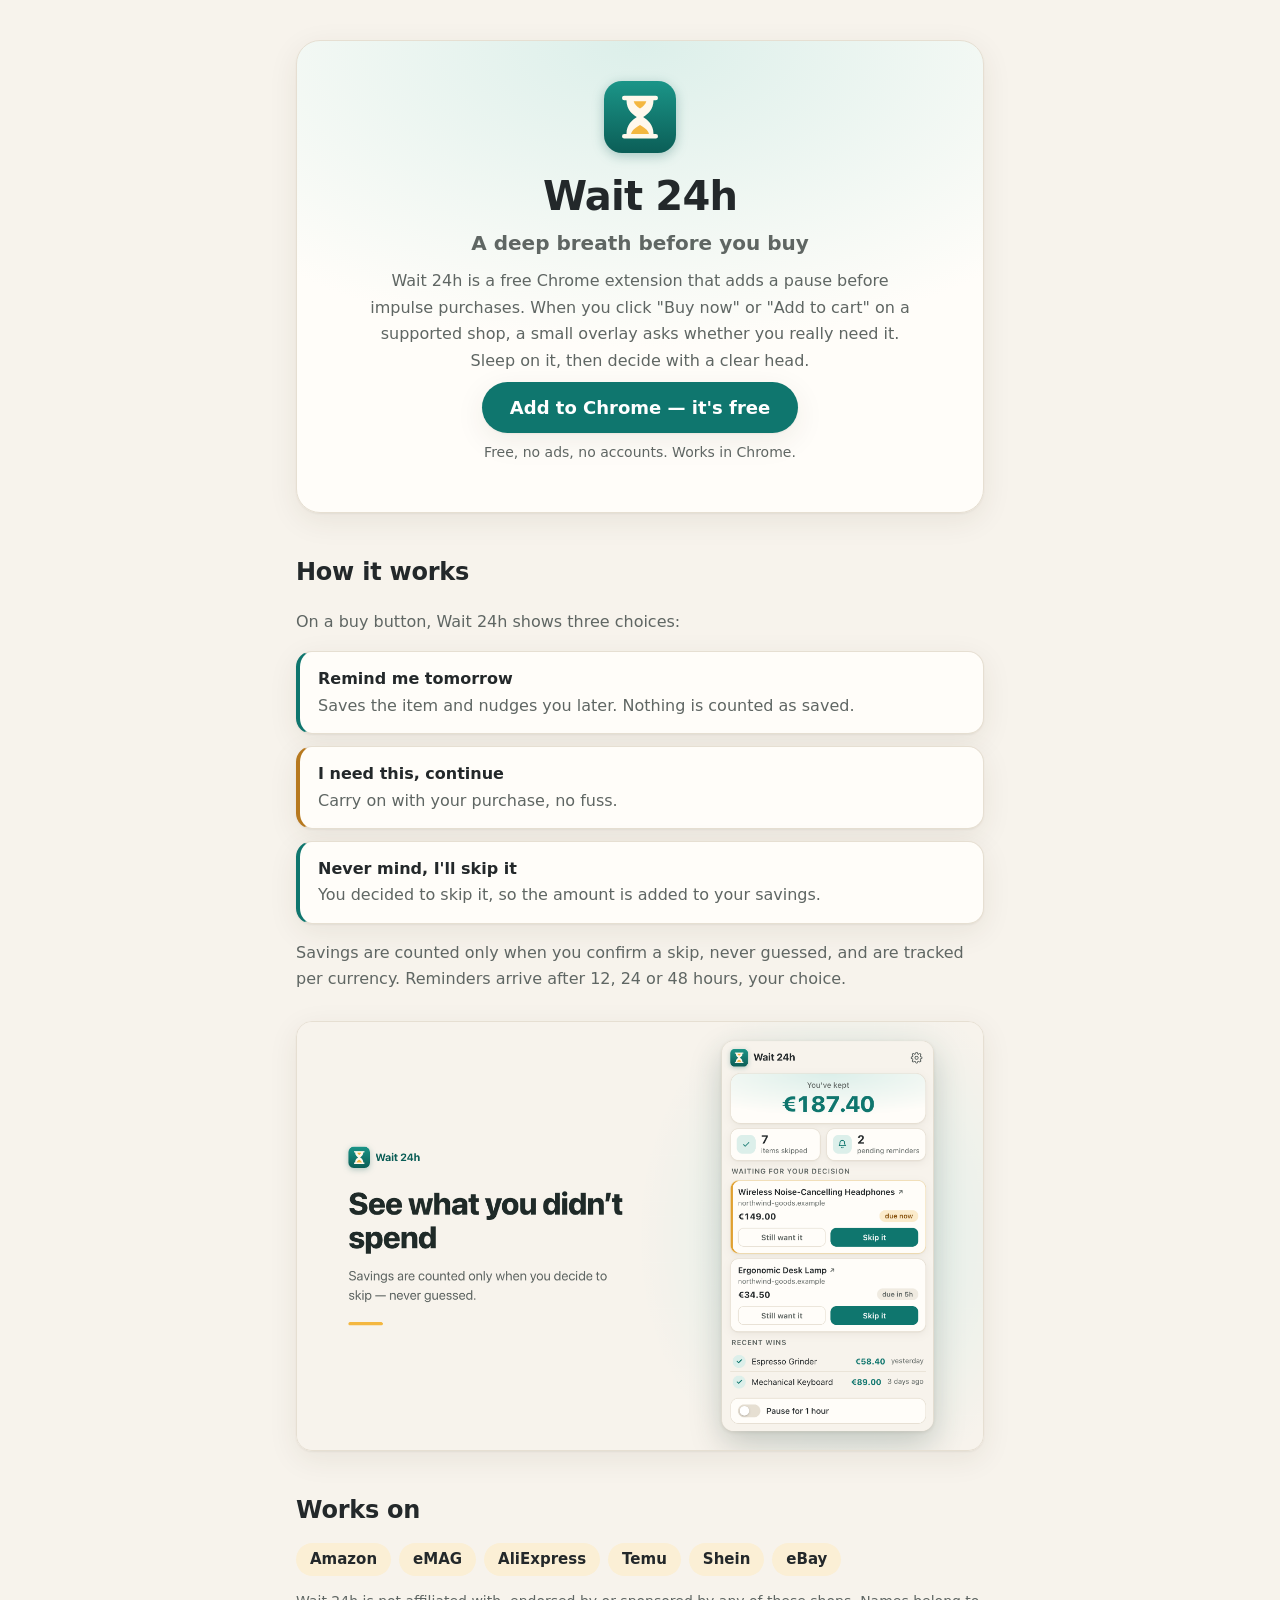
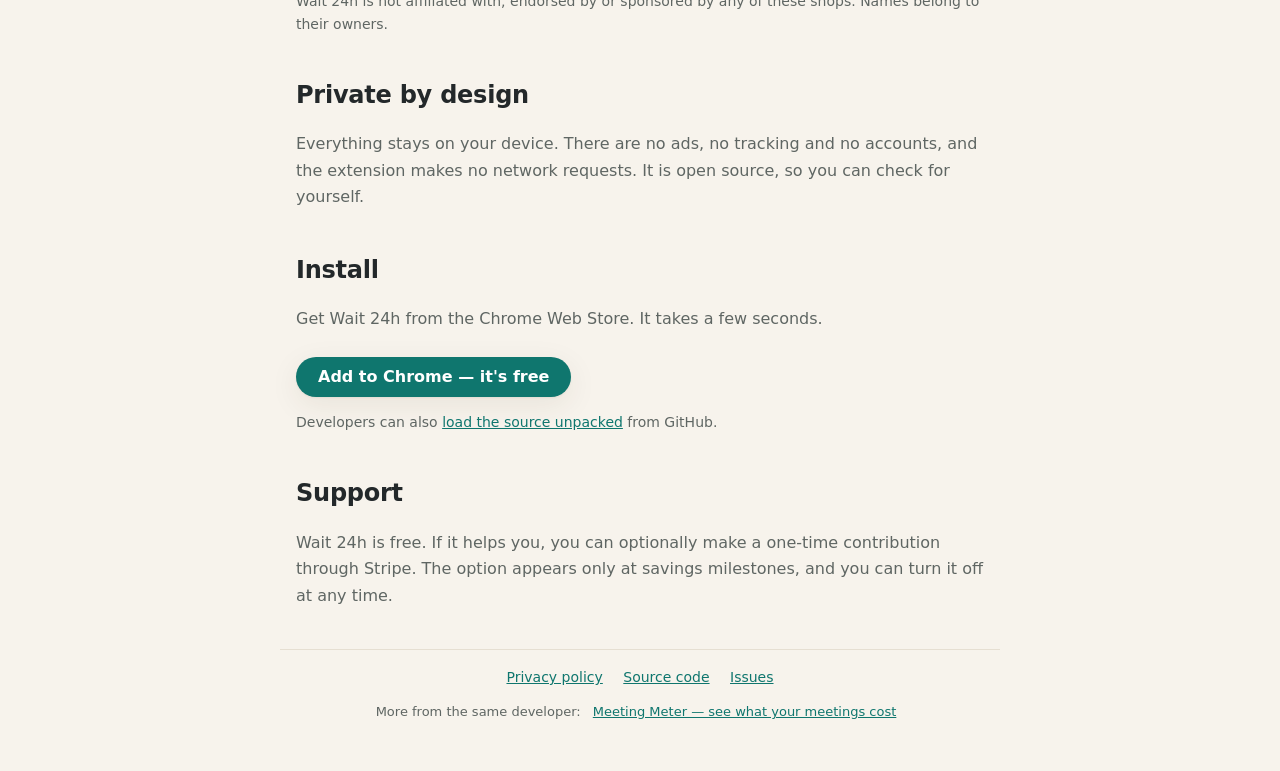
<file: docs/index.html>
<!doctype html>
<html lang="en">
<head>
<meta charset="utf-8">
<meta name="viewport" content="width=device-width, initial-scale=1">
<title>Wait 24h – A deep breath before you buy</title>
<meta name="description" content="Wait 24h is a free Chrome extension that adds a pause before impulse purchases. Be reminded tomorrow, continue, or skip it. Private by design: no ads, no tracking, no accounts.">
<link rel="canonical" href="https://overcrasher.github.io/wait-24h/">
<style>
:root{color-scheme:light dark;--bg:#f7f3ec;--surface:#fffdf9;--line:#e6dfd2;--fg:#23282a;--muted:#5f6663;--accent:#0f766e;--accent-soft:#dcefea;--amber:#b7791f;--amber-soft:#fbefd5;--shadow:0 1px 2px rgba(60,45,20,.06),0 8px 30px rgba(60,45,20,.08)}
@media(prefers-color-scheme:dark){:root{--bg:#141a19;--surface:#1c2423;--line:#2e3b39;--fg:#edf1ee;--muted:#a3b0ac;--accent:#5fd1b8;--accent-soft:#1f3a36;--amber:#f4b740;--amber-soft:#3a3120;--shadow:0 1px 2px rgba(0,0,0,.3),0 8px 30px rgba(0,0,0,.3)}}
*{box-sizing:border-box}body{margin:0;background:var(--bg);color:var(--fg);font:16px/1.65 ui-rounded,"SF Pro Rounded",-apple-system,"Segoe UI Variable","Segoe UI",system-ui,sans-serif;-webkit-font-smoothing:antialiased}
a{color:var(--accent)}a:focus-visible{outline:2px solid var(--accent);outline-offset:2px}
.mark{filter:drop-shadow(0 3px 6px rgba(11,94,87,.3))}
main{max-width:720px;margin:0 auto;padding:40px 16px 24px}
.hero{background:radial-gradient(120% 100% at 50% 0%,var(--accent-soft),var(--surface) 65%);border:1px solid var(--line);border-radius:24px;padding:40px 24px;text-align:center;box-shadow:var(--shadow)}
h1{margin:12px 0 4px;font-size:40px;line-height:1.15;letter-spacing:-.02em}
.tag{margin:0 0 16px;font-size:20px;color:var(--accent);font-weight:600}
.hero p{max-width:540px;margin:8px auto;color:var(--muted)}
.cta{margin:24px 0 0}
.btn{display:inline-block;background:var(--accent);color:#fff;font-weight:700;font-size:18px;line-height:1.3;text-decoration:none;padding:14px 28px;border-radius:999px;box-shadow:var(--shadow)}
.btn:hover{filter:brightness(1.08)}
@media(prefers-color-scheme:dark){.btn{color:#0b1f1c}}
.btn.sm{font-size:16px;padding:10px 22px}
.free{margin:8px 0 0;font-size:14px}
.dev{font-size:14px}
@media(max-width:480px){h1{font-size:32px}.hero{padding:32px 16px}.btn{display:block;padding:14px 16px}}
h2{margin:40px 0 12px;font-size:24px;letter-spacing:-.01em}
p,li{color:var(--muted)}
.steps{list-style:none;margin:0;padding:0;display:grid;gap:12px}
.steps li{background:var(--surface);border:1px solid var(--line);border-radius:16px;padding:14px 18px;box-shadow:var(--shadow)}
.steps strong{display:block;color:var(--fg)}
.steps li:nth-child(1){border-left:4px solid var(--accent)}.steps li:nth-child(2){border-left:4px solid var(--amber)}.steps li:nth-child(3){border-left:4px solid var(--accent)}
.shops{list-style:none;margin:0 0 8px;padding:0;display:flex;flex-wrap:wrap;gap:8px}
.shops li{background:var(--amber-soft);color:var(--fg);border-radius:999px;padding:4px 14px;font-weight:600;font-size:15px}
.small{font-size:14px}
.shot{display:block;margin:28px auto 0;max-width:100%;height:auto;border-radius:16px;border:1px solid var(--line);box-shadow:var(--shadow)}
footer{max-width:720px;margin:0 auto;padding:16px 16px 48px;border-top:1px solid var(--line);font-size:14px;color:var(--muted);text-align:center}
footer a{margin:0 8px;display:inline-block}
footer p{margin:12px 0 0;font-size:13px}
</style>
</head>
<body>
<main>
  <header class="hero">
    <svg class="mark" viewBox="0 0 32 32" width="72" height="72" aria-hidden="true"><defs><linearGradient id="mk" x1="0" y1="0" x2="0" y2="1"><stop offset="0" stop-color="#1b9588"/><stop offset="1" stop-color="#0b5e57"/></linearGradient></defs><rect width="32" height="32" rx="8" fill="url(#mk)"/><path d="M9 6.5h14a1 1 0 0 1 0 2h-1c0 4.2-2.6 6.2-4.6 7.5 2 1.3 4.6 3.3 4.6 7.5h1a1 1 0 0 1 0 2H9a1 1 0 0 1 0-2h1c0-4.2 2.6-6.2 4.6-7.5C12.6 14.7 10 12.7 10 8.5H9a1 1 0 0 1 0-2z" fill="#fff8ec"/><path d="M12 23.5c.5-1.8 2-2.8 4-4 2 1.2 3.5 2.2 4 4z" fill="#f4b740"/><path d="M13.2 9c.4 1.5 1.3 2.3 2.8 3.2 1.500-.9 2.4-1.7 2.8-3.200z" fill="#f4b740"/></svg>
    <h1>Wait 24h</h1>
    <p class="tag">A deep breath before you buy</p>
    <p>Wait 24h is a free Chrome extension that adds a pause before impulse purchases. When you click "Buy now" or "Add to cart" on a supported shop, a small overlay asks whether you really need it. Sleep on it, then decide with a clear head.</p>
    <p class="cta"><a class="btn" href="https://chromewebstore.google.com/detail/wait-24h/pkgdjohoemjkejcbfbkfobbbjcpdabme" target="_blank" rel="noopener">Add to Chrome — it's free</a></p>
    <p class="free small">Free, no ads, no accounts. Works in Chrome.</p>
  </header>

  <section>
    <h2>How it works</h2>
    <p>On a buy button, Wait 24h shows three choices:</p>
    <ol class="steps">
      <li><strong>Remind me tomorrow</strong>Saves the item and nudges you later. Nothing is counted as saved.</li>
      <li><strong>I need this, continue</strong>Carry on with your purchase, no fuss.</li>
      <li><strong>Never mind, I'll skip it</strong>You decided to skip it, so the amount is added to your savings.</li>
    </ol>
    <p>Savings are counted only when you confirm a skip, never guessed, and are tracked per currency. Reminders arrive after 12, 24 or 48 hours, your choice.</p>
    <img class="shot" src="img/popup.png" width="1280" height="800" alt="The Wait 24h popup showing how much money you did not spend" loading="lazy">
  </section>

  <section>
    <h2>Works on</h2>
    <ul class="shops"><li>Amazon</li><li>eMAG</li><li>AliExpress</li><li>Temu</li><li>Shein</li><li>eBay</li></ul>
    <p class="small">Wait 24h is not affiliated with, endorsed by or sponsored by any of these shops. Names belong to their owners.</p>
  </section>

  <section>
    <h2>Private by design</h2>
    <p>Everything stays on your device. There are no ads, no tracking and no accounts, and the extension makes no network requests. It is open source, so you can check for yourself.</p>
  </section>

  <section>
    <h2>Install</h2>
    <p>Get Wait 24h from the Chrome Web Store. It takes a few seconds.</p>
    <p class="cta"><a class="btn sm" href="https://chromewebstore.google.com/detail/wait-24h/pkgdjohoemjkejcbfbkfobbbjcpdabme" target="_blank" rel="noopener">Add to Chrome — it's free</a></p>
    <p class="dev">Developers can also <a href="https://github.com/Overcrasher/wait-24h" rel="noopener">load the source unpacked</a> from GitHub.</p>
  </section>

  <section>
    <h2>Support</h2>
    <p>Wait 24h is free. If it helps you, you can optionally make a one-time contribution through Stripe. The option appears only at savings milestones, and you can turn it off at any time.</p>
  </section>
</main>
<footer>
  <a href="privacy.html">Privacy policy</a>
  <a href="https://github.com/Overcrasher/wait-24h">Source code</a>
  <a href="https://github.com/Overcrasher/wait-24h/issues">Issues</a>
  <p>More from the same developer: <a href="https://chromewebstore.google.com/detail/meeting-meter/ffkniocclnaojfdcoofnjkfnihnpgnlb" target="_blank" rel="noopener">Meeting Meter — see what your meetings cost</a></p>
</footer>
</body>
</html>
</file>
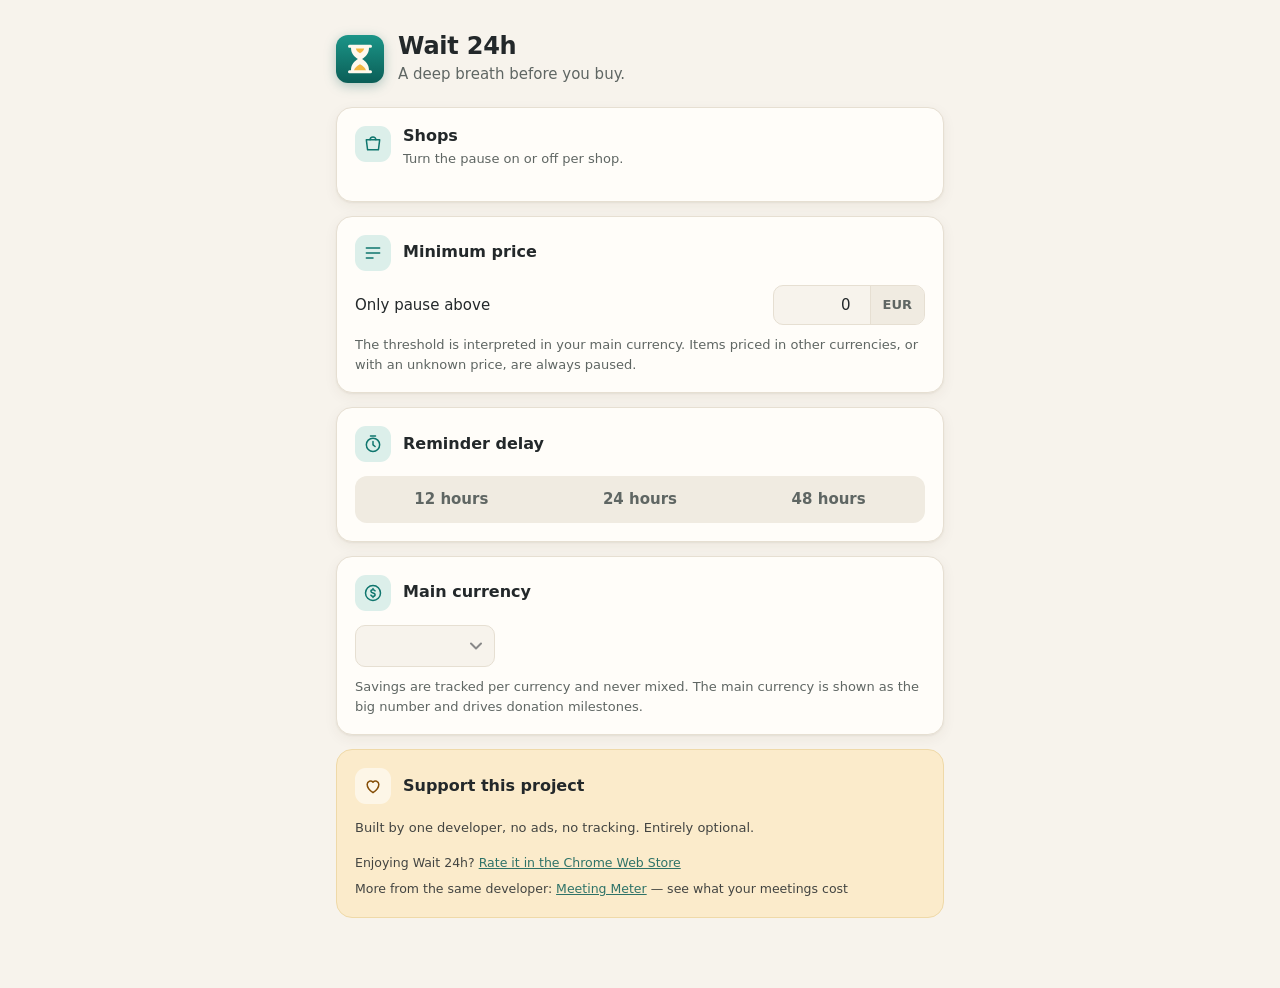
<file: options.html>
<!doctype html>
<html lang="en">
<head>
  <meta charset="utf-8">
  <meta name="viewport" content="width=device-width, initial-scale=1">
  <title>Wait 24h options</title>
  <link rel="stylesheet" href="options.css">
</head>
<body>
  <main>
    <header class="page-head">
      <svg class="mark" viewBox="0 0 32 32" width="48" height="48" aria-hidden="true">
        <defs><linearGradient id="mk" x1="0" y1="0" x2="0" y2="1"><stop offset="0" stop-color="#1b9588"/><stop offset="1" stop-color="#0b5e57"/></linearGradient></defs>
        <rect width="32" height="32" rx="8" fill="url(#mk)"/>
        <path d="M9 6.5h14a1 1 0 0 1 0 2h-1c0 4.2-2.6 6.2-4.6 7.5 2 1.3 4.6 3.3 4.6 7.5h1a1 1 0 0 1 0 2H9a1 1 0 0 1 0-2h1c0-4.2 2.6-6.2 4.6-7.5C12.6 14.7 10 12.700 10 8.5H9a1 1 0 0 1 0-2z" fill="#fff8ec"/>
        <path d="M12 23.500c.5-1.800 2-2.800 4-4 2 1.200 3.500 2.200 4 4z" fill="#f4b740"/>
        <path d="M13.200 9c.4 1.500 1.300 2.300 2.800 3.200 1.500-.9 2.400-1.700 2.800-3.200z" fill="#f4b740"/>
      </svg>
      <div>
        <h1>Wait 24h</h1>
        <p class="tagline">A deep breath before you buy.</p>
      </div>
      <span id="saved" class="saved" role="status" aria-live="polite">Saved ✓</span>
    </header>

    <section>
      <div class="sec-head">
        <svg class="ico" viewBox="0 0 24 24" aria-hidden="true"><path d="M4 7h16l-1.500 12h-13L4 7z"/><path d="M8.500 7a3.500 3.500 0 0 1 7 0"/></svg>
        <div><h2>Shops</h2><p class="hint">Turn the pause on or off per shop.</p></div>
      </div>
      <div id="sites" class="sites"></div>
    </section>

    <section>
      <div class="sec-head">
        <svg class="ico" viewBox="0 0 24 24" aria-hidden="true"><path d="M4 12h16M4 6h16M4 18h8"/></svg>
        <div><h2>Minimum price</h2></div>
      </div>
      <label class="field" for="minPrice">Only pause above
        <span class="suffix-input"><input id="minPrice" type="number" min="0" step="1" value="0"><span id="minCur" class="suffix">EUR</span></span>
      </label>
      <p class="hint">The threshold is interpreted in your main currency. Items priced in other currencies, or with an unknown price, are always paused.</p>
    </section>

    <section>
      <div class="sec-head">
        <svg class="ico" viewBox="0 0 24 24" aria-hidden="true"><circle cx="12" cy="13" r="8"/><path d="M12 9v4l2.500 2M9 2.500h6"/></svg>
        <div><h2>Reminder delay</h2></div>
      </div>
      <div class="segmented" role="radiogroup" aria-label="Reminder delay">
        <label><input type="radio" name="delay" value="12"><span>12 hours</span></label>
        <label><input type="radio" name="delay" value="24"><span>24 hours</span></label>
        <label><input type="radio" name="delay" value="48"><span>48 hours</span></label>
      </div>
    </section>

    <section>
      <div class="sec-head">
        <svg class="ico" viewBox="0 0 24 24" aria-hidden="true"><circle cx="12" cy="12" r="9"/><path d="M14.500 9.500c-.5-1-1.500-1.500-2.500-1.500-1.500 0-2.500.8-2.500 2s1 1.700 2.500 2 2.500.8 2.500 2-1 2-2.500 2c-1 0-2-.5-2.500-1.500M12 6.500V8M12 16v1.500"/></svg>
        <div><h2>Main currency</h2></div>
      </div>
      <select id="mainCurrency" aria-label="Main currency"></select>
      <p class="hint">Savings are tracked per currency and never mixed. The main currency is shown as the big number and drives donation milestones.</p>
    </section>

    <section class="support">
      <div class="sec-head">
        <svg class="ico" viewBox="0 0 24 24" aria-hidden="true"><path d="M12 20s-7-4.300-7-10a4 4 0 0 1 7-2.500A4 4 0 0 1 19 10c0 5.700-7 10-7 10z"/></svg>
        <div><h2>Support this project</h2></div>
      </div>
      <p id="thanks" class="hint thanks" hidden>Thank you for supporting Wait 24h ❤</p>
      <p class="hint">Built by one developer, no ads, no tracking. Entirely optional.</p>
      <div id="donate" class="donate-row"></div>
      <p id="donate-note" class="hint"></p>
      <p class="hint more">Enjoying Wait 24h? <a id="rate-link" href="https://chromewebstore.google.com/detail/wait-24h/pkgdjohoemjkejcbfbkfobbbjcpdabme/reviews">Rate it in the Chrome Web Store</a></p>
      <p class="hint more">More from the same developer: <a id="other-link" href="https://chromewebstore.google.com/detail/meeting-meter/ffkniocclnaojfdcoofnjkfnihnpgnlb">Meeting Meter</a> — see what your meetings cost</p>
    </section>
  </main>
  <script src="lib/donation.js"></script>
  <script src="lib/growth.js"></script>
  <script type="module" src="options.js"></script>
</body>
</html>
</file>
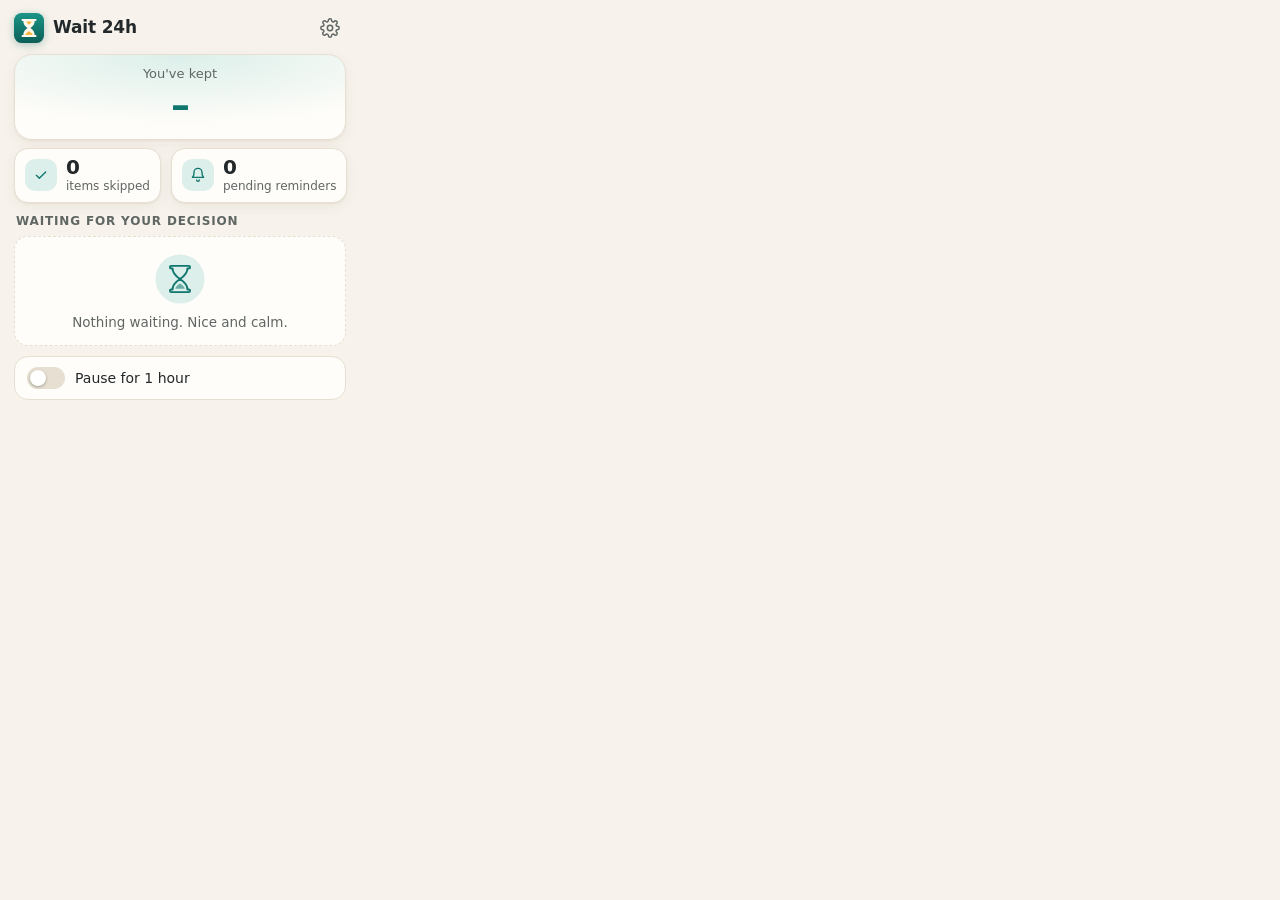
<file: popup.html>
<!doctype html>
<html lang="en">
<head>
  <meta charset="utf-8">
  <meta name="viewport" content="width=device-width, initial-scale=1">
  <title>Wait 24h</title>
  <link rel="stylesheet" href="popup.css">
</head>
<body>
  <header class="top">
    <svg class="mark" viewBox="0 0 32 32" width="30" height="30" aria-hidden="true">
      <defs><linearGradient id="mk" x1="0" y1="0" x2="0" y2="1"><stop offset="0" stop-color="#1b9588"/><stop offset="1" stop-color="#0b5e57"/></linearGradient></defs>
      <rect width="32" height="32" rx="8" fill="url(#mk)"/>
      <path d="M9 6.5h14a1 1 0 0 1 0 2h-1c0 4.2-2.6 6.2-4.6 7.5 2 1.300 4.600 3.300 4.600 7.500h1a1 1 0 0 1 0 2H9a1 1 0 0 1 0-2h1c0-4.200 2.600-6.200 4.600-7.500C12.600 14.700 10 12.700 10 8.500H9a1 1 0 0 1 0-2z" fill="#fff8ec"/>
      <path d="M12 23.500c.5-1.800 2-2.800 4-4 2 1.200 3.500 2.200 4 4z" fill="#f4b740"/>
      <path d="M13.200 9c.4 1.500 1.300 2.300 2.800 3.200 1.500-.9 2.400-1.700 2.800-3.200z" fill="#f4b740"/>
    </svg>
    <h1>Wait 24h</h1>
    <span id="supporter" class="badge" hidden>Supporter ❤</span>
    <a id="optionsLink" class="gear" href="options.html" target="_blank" aria-label="Options" title="Options">
      <svg viewBox="0 0 24 24" width="20" height="20" fill="none" stroke="currentColor" stroke-width="1.8" stroke-linecap="round" stroke-linejoin="round" aria-hidden="true"><circle cx="12" cy="12" r="3.2"/><path d="M19.400 15a1.700 1.700 0 0 0 .3 1.900l.1.100a2 2 0 1 1-2.800 2.800l-.1-.1a1.700 1.700 0 0 0-1.900-.3 1.700 1.700 0 0 0-1 1.500V21a2 2 0 1 1-4 0v-.1a1.700 1.700 0 0 0-1.100-1.500 1.700 1.700 0 0 0-1.900.3l-.1.1a2 2 0 1 1-2.800-2.800l.1-.1a1.700 1.700 0 0 0 .3-1.900 1.700 1.700 0 0 0-1.500-1H3a2 2 0 1 1 0-4h.1a1.700 1.700 0 0 0 1.500-1.100 1.700 1.700 0 0 0-.3-1.900l-.1-.1a2 2 0 1 1 2.800-2.800l.1.100a1.700 1.700 0 0 0 1.900.3H9a1.700 1.700 0 0 0 1-1.500V3a2 2 0 1 1 4 0v.1a1.700 1.700 0 0 0 1 1.500 1.700 1.700 0 0 0 1.900-.3l.1-.1a2 2 0 1 1 2.800 2.800l-.1.100a1.700 1.700 0 0 0-.3 1.900V9a1.700 1.700 0 0 0 1.500 1H21a2 2 0 1 1 0 4h-.1a1.700 1.700 0 0 0-1.500 1z"/></svg>
    </a>
  </header>

  <section id="banner" class="banner" hidden>
    <button id="banner-close" class="x" type="button" aria-label="Dismiss">×</button>
    <div class="banner-head">
      <svg class="cup" viewBox="0 0 24 24" width="22" height="22" fill="none" stroke="currentColor" stroke-width="1.8" stroke-linecap="round" stroke-linejoin="round" aria-hidden="true"><path d="M5 9h12v5a5 5 0 0 1-5 5h-2a5 5 0 0 1-5-5V9z"/><path d="M17 10h1.500a2.500 2.500 0 0 1 0 5H17"/><path d="M9 3v2M13 3v2"/></svg>
      <p id="banner-text"></p>
    </div>
    <div id="banner-buttons" class="donate-row"></div>
    <p id="banner-note" class="note"></p>
    <a id="banner-never" href="#" class="small-link">Don't ask again</a>
  </section>

  <section id="rating" class="rating" hidden>
    <p id="rating-text">Enjoying Wait 24h? A quick rating helps other people find it.</p>
    <div class="rating-row">
      <button id="rating-rate" class="rate" type="button">Rate it ★</button>
      <button id="rating-no" type="button">No thanks</button>
    </div>
  </section>

  <section class="hero">
    <div class="label">You've kept</div>
    <div id="total" class="big">–</div>
    <div id="others" class="others"></div>
    <button id="share" class="share" type="button" hidden>Share</button>
  </section>

  <section class="stats">
    <div class="tile">
      <svg viewBox="0 0 24 24" width="18" height="18" fill="none" stroke="currentColor" stroke-width="2" stroke-linecap="round" stroke-linejoin="round" aria-hidden="true"><path d="M5 12.500l4.500 4.500L19 7.500"/></svg>
      <strong id="skipped">0</strong><span>items skipped</span>
    </div>
    <div class="tile">
      <svg viewBox="0 0 24 24" width="18" height="18" fill="none" stroke="currentColor" stroke-width="2" stroke-linecap="round" stroke-linejoin="round" aria-hidden="true"><path d="M6 8a6 6 0 1 1 12 0c0 6 2.500 7.500 2.500 7.500h-17S6 14 6 8z"/><path d="M10 19.500a2 2 0 0 0 4 0"/></svg>
      <strong id="pendingCount">0</strong><span>pending reminders</span>
    </div>
  </section>

  <section id="pendingSection">
    <h2>Waiting for your decision</h2>
    <ul id="pendingList" class="pending"></ul>
    <div id="pendingEmpty" class="empty">
      <svg viewBox="0 0 64 64" width="56" height="56" aria-hidden="true">
        <circle cx="32" cy="32" r="28" fill="var(--accent-soft)"/>
        <path d="M22 17h20a1.500 1.500 0 0 1 0 3h-1.500c0 6-4 9-8.500 12 4.500 3 8.500 6 8.500 12H42a1.500 1.500 0 0 1 0 3H22a1.500 1.500 0 0 1 0-3h1.500c0-6 4-9 8.500-12-4.500-3-8.500-6-8.500-12H22a1.500 1.500 0 0 1 0-3z" fill="none" stroke="var(--accent)" stroke-width="2.200" stroke-linejoin="round"/>
        <path d="M26.500 43c1-3 3-4.500 5.500-6 2.500 1.500 4.500 3 5.500 6z" fill="var(--accent)" opacity=".55"/>
      </svg>
      <p>Nothing waiting. Nice and calm.</p>
    </div>
  </section>

  <section id="recentSection" hidden>
    <h2>Recent wins</h2>
    <ul id="recentList" class="recent"></ul>
  </section>

  <section class="pause">
    <label class="switch">
      <input id="pause" type="checkbox" role="switch">
      <span class="track" aria-hidden="true"></span>
      <span class="switch-text">Pause for 1 hour</span>
    </label>
    <span id="pauseLeft" class="note" aria-live="polite"></span>
  </section>

  <script src="lib/donation.js"></script>
  <script src="lib/growth.js"></script>
  <script type="module" src="popup.js"></script>
</body>
</html>
</file>
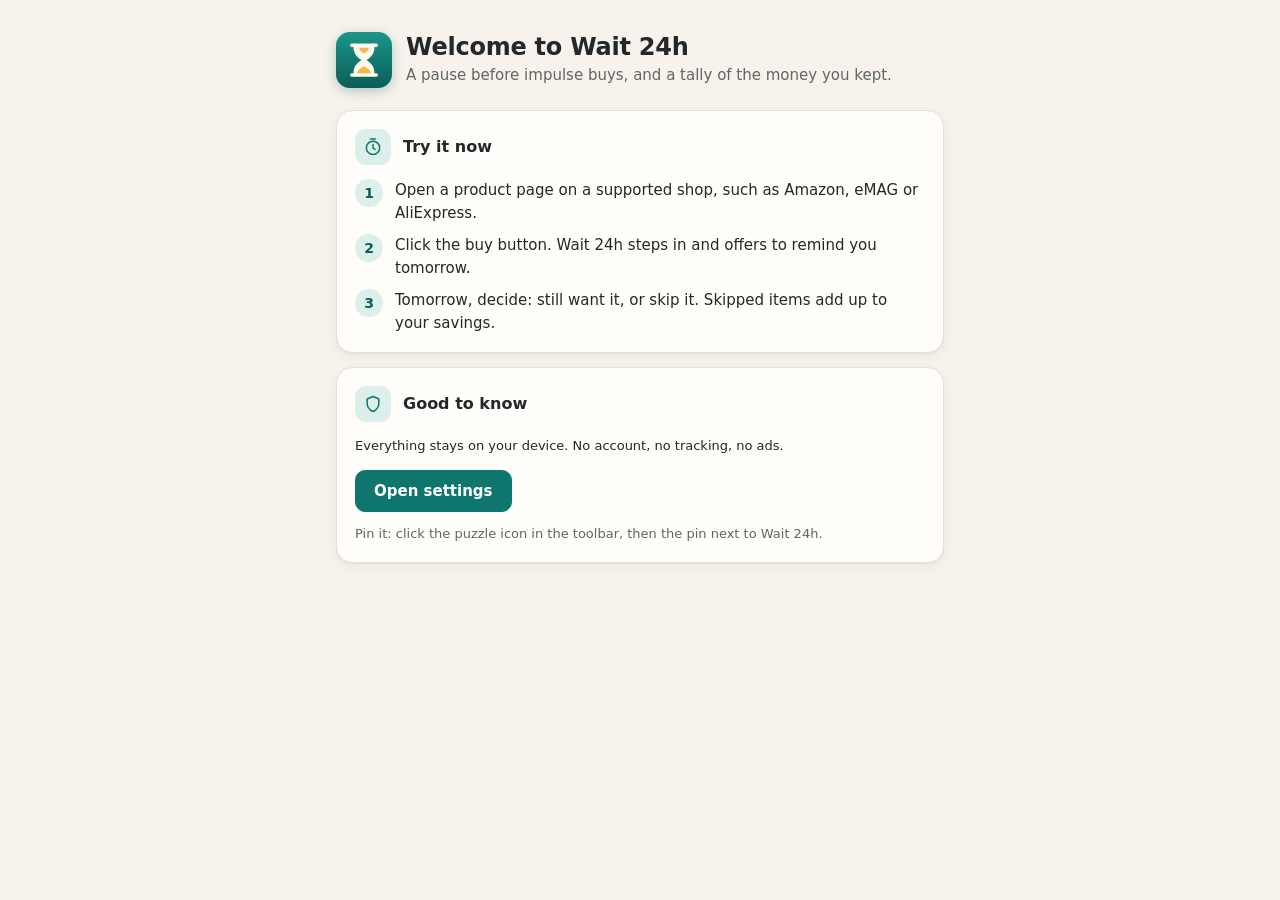
<file: welcome.html>
<!doctype html>
<html lang="en">
<head>
  <meta charset="utf-8">
  <meta name="viewport" content="width=device-width, initial-scale=1">
  <title>Welcome to Wait 24h</title>
  <link rel="stylesheet" href="options.css">
  <link rel="stylesheet" href="welcome.css">
</head>
<body>
  <main>
    <header class="page-head">
      <svg class="mark" viewBox="0 0 32 32" width="56" height="56" aria-hidden="true">
        <defs><linearGradient id="mk" x1="0" y1="0" x2="0" y2="1"><stop offset="0" stop-color="#1b9588"/><stop offset="1" stop-color="#0b5e57"/></linearGradient></defs>
        <rect width="32" height="32" rx="8" fill="url(#mk)"/>
        <path d="M9 6.5h14a1 1 0 0 1 0 2h-1c0 4.2-2.6 6.2-4.6 7.5 2 1.3 4.6 3.3 4.6 7.5h1a1 1 0 0 1 0 2H9a1 1 0 0 1 0-2h1c0-4.2 2.6-6.2 4.6-7.5C12.6 14.7 10 12.700 10 8.5H9a1 1 0 0 1 0-2z" fill="#fff8ec"/>
        <path d="M12 23.500c.5-1.800 2-2.800 4-4 2 1.200 3.500 2.200 4 4z" fill="#f4b740"/>
        <path d="M13.200 9c.4 1.500 1.300 2.300 2.800 3.200 1.500-.9 2.400-1.700 2.800-3.200z" fill="#f4b740"/>
      </svg>
      <div>
        <h1>Welcome to Wait 24h</h1>
        <p class="tagline">A pause before impulse buys, and a tally of the money you kept.</p>
      </div>
    </header>

    <section>
      <div class="sec-head">
        <svg class="ico" viewBox="0 0 24 24" aria-hidden="true"><circle cx="12" cy="13" r="8"/><path d="M12 9v4l2.500 2M9 2.500h6"/></svg>
        <div><h2>Try it now</h2></div>
      </div>
      <ol class="steps">
        <li><span class="n" aria-hidden="true">1</span><span>Open a product page on a supported shop, such as Amazon, eMAG or AliExpress.</span></li>
        <li><span class="n" aria-hidden="true">2</span><span>Click the buy button. Wait 24h steps in and offers to remind you tomorrow.</span></li>
        <li><span class="n" aria-hidden="true">3</span><span>Tomorrow, decide: still want it, or skip it. Skipped items add up to your savings.</span></li>
      </ol>
    </section>

    <section>
      <div class="sec-head">
        <svg class="ico" viewBox="0 0 24 24" aria-hidden="true"><path d="M12 3l7 3v5c0 4.500-3 8-7 10-4-2-7-5.500-7-10V6l7-3z"/></svg>
        <div><h2>Good to know</h2></div>
      </div>
      <p class="hint know">Everything stays on your device. No account, no tracking, no ads.</p>
      <div class="actions">
        <button id="open-settings" class="cta" type="button">Open settings</button>
      </div>
      <p class="hint pin">Pin it: click the puzzle icon in the toolbar, then the pin next to Wait 24h.</p>
    </section>
  </main>
  <script src="welcome.js"></script>
</body>
</html>
</file>
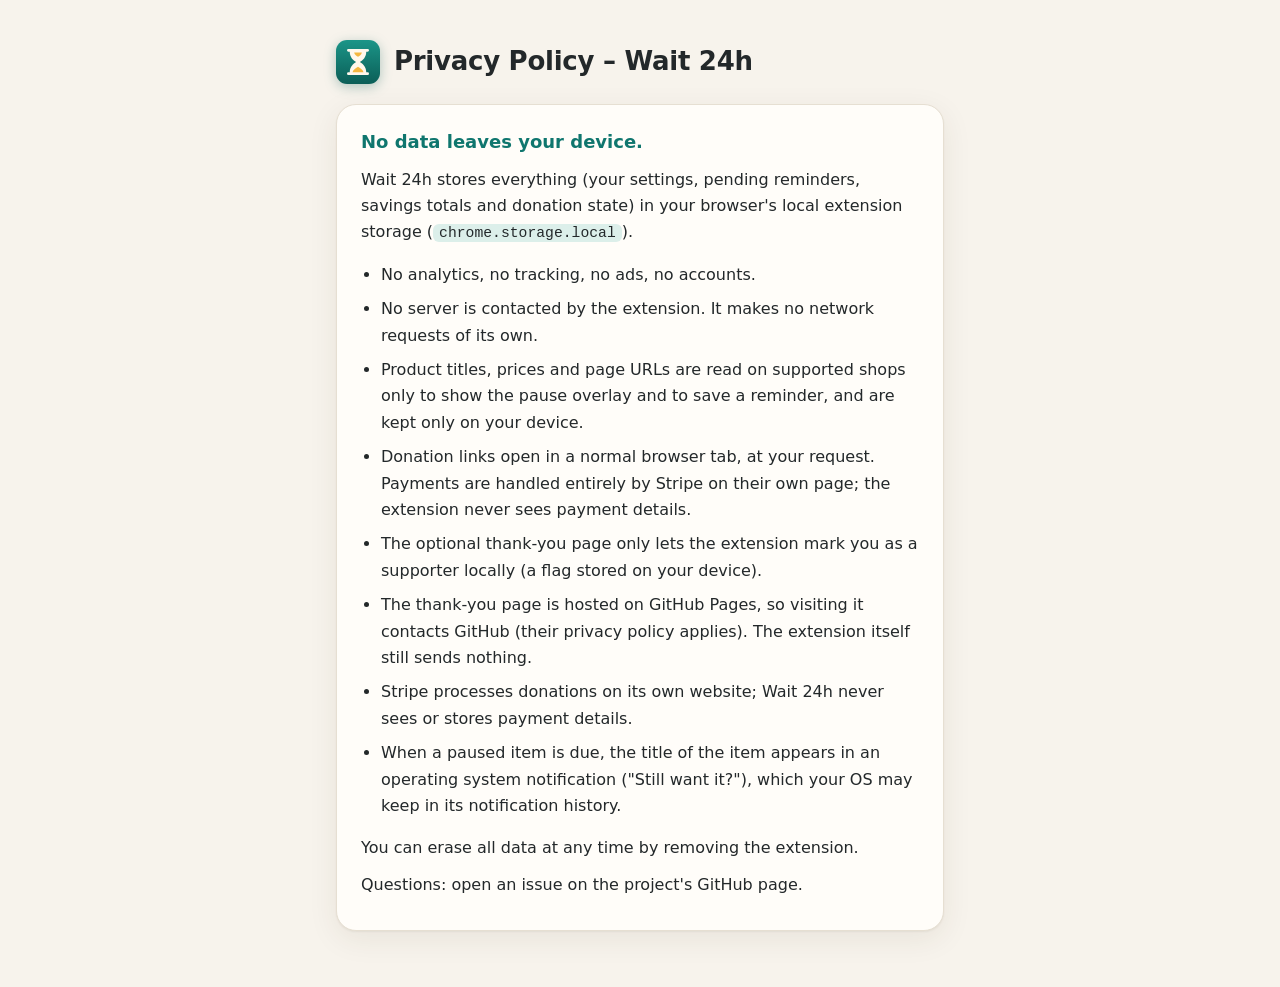
<file: docs/privacy.html>
<!doctype html>
<html lang="en"><head><meta charset="utf-8"><meta name="viewport" content="width=device-width, initial-scale=1"><title>Wait 24h – Privacy</title><style>
:root{color-scheme:light dark;--bg:#f7f3ec;--surface:#fffdf9;--line:#e6dfd2;--fg:#23282a;--muted:#5f6663;--accent:#0f766e;--accent-soft:#dcefea;--shadow:0 1px 2px rgba(60,45,20,.06),0 8px 30px rgba(60,45,20,.08)}
@media(prefers-color-scheme:dark){:root{--bg:#141a19;--surface:#1c2423;--line:#2e3b39;--fg:#edf1ee;--muted:#a3b0ac;--accent:#5fd1b8;--accent-soft:#1f3a36;--shadow:0 1px 2px rgba(0,0,0,.3),0 8px 30px rgba(0,0,0,.3)}}
*{box-sizing:border-box}body{margin:0;background:var(--bg);color:var(--fg);font:16px/1.65 ui-rounded,"SF Pro Rounded",-apple-system,"Segoe UI Variable","Segoe UI",system-ui,sans-serif;-webkit-font-smoothing:antialiased}
a{color:var(--accent)}a:focus-visible{outline:2px solid var(--accent);outline-offset:2px}
.mark{filter:drop-shadow(0 3px 6px rgba(11,94,87,.3))}
main{max-width:640px;margin:0 auto;padding:40px 16px 56px}
.head{display:flex;align-items:center;gap:14px;margin-bottom:20px}h1{font-size:26px;margin:0;letter-spacing:-.01em;line-height:1.2}
.card{background:var(--surface);border:1px solid var(--line);border-radius:20px;padding:22px 24px;box-shadow:var(--shadow)}
.lead{font-weight:700;color:var(--accent);margin-top:0;font-size:18px}
code{background:var(--accent-soft);padding:1px 6px;border-radius:6px;font-size:.92em}
li{margin:8px 0}ul{padding-left:20px}p{margin:10px 0}
</style></head><body>
<main>
<div class="head"><svg class="mark" viewBox="0 0 32 32" width="44" height="44" aria-hidden="true"><defs><linearGradient id="mk" x1="0" y1="0" x2="0" y2="1"><stop offset="0" stop-color="#1b9588"/><stop offset="1" stop-color="#0b5e57"/></linearGradient></defs><rect width="32" height="32" rx="8" fill="url(#mk)"/><path d="M9 6.5h14a1 1 0 0 1 0 2h-1c0 4.2-2.6 6.2-4.6 7.5 2 1.3 4.6 3.3 4.6 7.5h1a1 1 0 0 1 0 2H9a1 1 0 0 1 0-2h1c0-4.2 2.6-6.2 4.6-7.5C12.6 14.7 10 12.7 10 8.5H9a1 1 0 0 1 0-2z" fill="#fff8ec"/><path d="M12 23.5c.5-1.8 2-2.8 4-4 2 1.2 3.5 2.2 4 4z" fill="#f4b740"/><path d="M13.2 9c.4 1.5 1.3 2.3 2.8 3.2 1.500-.9 2.4-1.7 2.8-3.200z" fill="#f4b740"/></svg><h1>Privacy Policy – Wait 24h</h1></div>
<div class="card">
<p class="lead">No data leaves your device.</p>
<p>Wait 24h stores everything (your settings, pending reminders, savings totals and donation state) in your browser&#x27;s local extension storage (<code>chrome.storage.local</code>).</p>
<ul>
<li>No analytics, no tracking, no ads, no accounts.</li>
<li>No server is contacted by the extension. It makes no network requests of its own.</li>
<li>Product titles, prices and page URLs are read on supported shops only to show the pause overlay and to save a reminder, and are kept only on your device.</li>
<li>Donation links open in a normal browser tab, at your request. Payments are handled entirely by Stripe on their own page; the extension never sees payment details.</li>
<li>The optional thank-you page only lets the extension mark you as a supporter locally (a flag stored on your device).</li>
<li>The thank-you page is hosted on GitHub Pages, so visiting it contacts GitHub (their privacy policy applies). The extension itself still sends nothing.</li>
<li>Stripe processes donations on its own website; Wait 24h never sees or stores payment details.</li>
<li>When a paused item is due, the title of the item appears in an operating system notification (&quot;Still want it?&quot;), which your OS may keep in its notification history.</li>
</ul>
<p>You can erase all data at any time by removing the extension.</p>
<p>Questions: open an issue on the project&#x27;s GitHub page.</p>
</div>
</main>
</body></html>
</file>
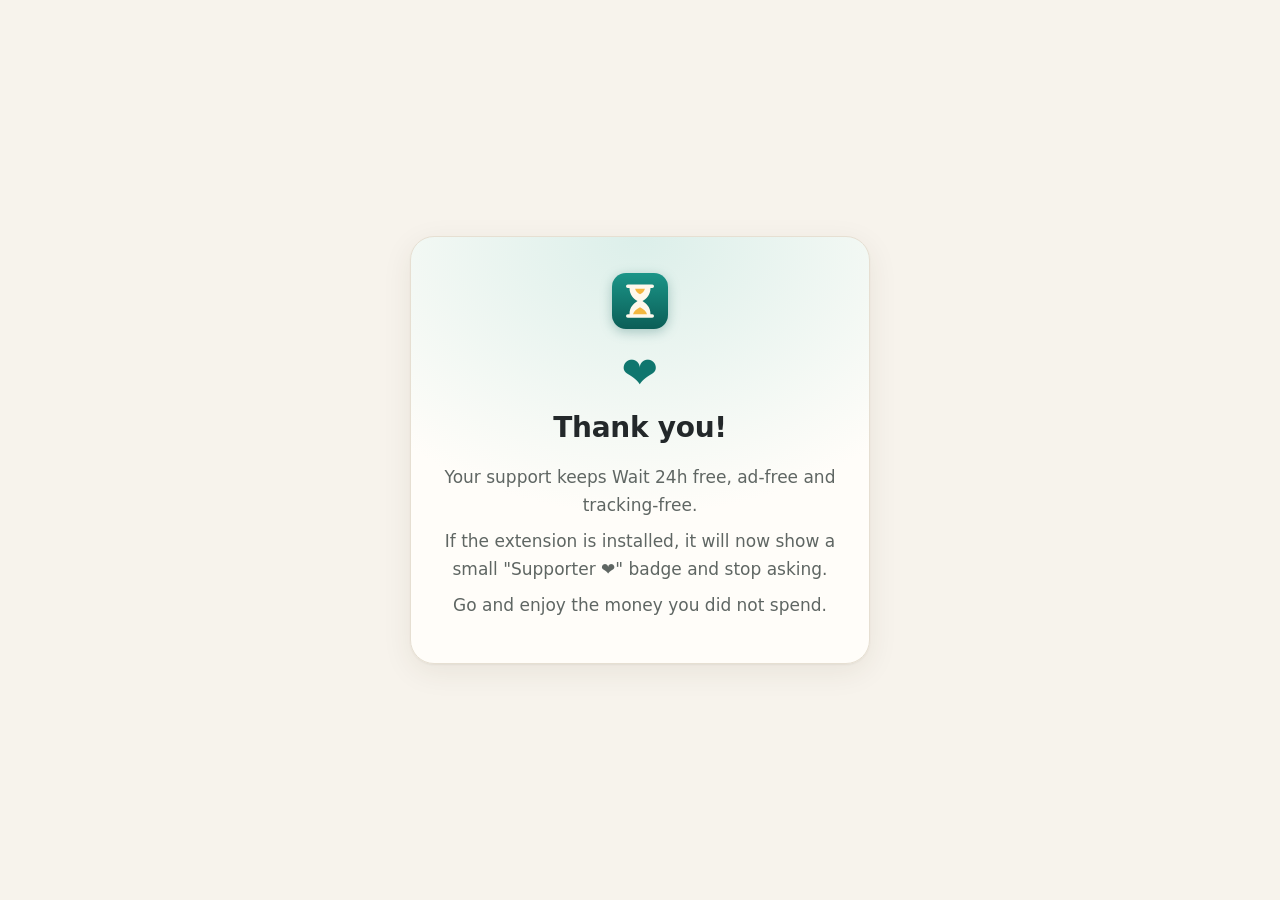
<file: docs/thanks.html>
<!doctype html>
<html lang="en">
<head>
<meta charset="utf-8">
<meta name="viewport" content="width=device-width, initial-scale=1">
<title>Thank you – Wait 24h</title>
<style>
:root{color-scheme:light dark;--bg:#f7f3ec;--surface:#fffdf9;--line:#e6dfd2;--fg:#23282a;--muted:#5f6663;--accent:#0f766e;--accent-soft:#dcefea;--shadow:0 1px 2px rgba(60,45,20,.06),0 8px 30px rgba(60,45,20,.08)}
@media(prefers-color-scheme:dark){:root{--bg:#141a19;--surface:#1c2423;--line:#2e3b39;--fg:#edf1ee;--muted:#a3b0ac;--accent:#5fd1b8;--accent-soft:#1f3a36;--shadow:0 1px 2px rgba(0,0,0,.3),0 8px 30px rgba(0,0,0,.3)}}
*{box-sizing:border-box}body{margin:0;background:var(--bg);color:var(--fg);font:16px/1.65 ui-rounded,"SF Pro Rounded",-apple-system,"Segoe UI Variable","Segoe UI",system-ui,sans-serif;-webkit-font-smoothing:antialiased}
a{color:var(--accent)}a:focus-visible{outline:2px solid var(--accent);outline-offset:2px}
.mark{filter:drop-shadow(0 3px 6px rgba(11,94,87,.3))}
body{min-height:100vh;display:flex;align-items:center;justify-content:center;font-size:17px}
.card{background:radial-gradient(120% 100% at 50% 0%,var(--accent-soft),var(--surface) 65%);border:1px solid var(--line);max-width:460px;margin:16px;padding:36px 32px;border-radius:24px;text-align:center;box-shadow:var(--shadow)}
.heart{font-size:44px;color:var(--accent);line-height:1;margin-top:14px}
h1{margin:10px 0 12px;font-size:28px;letter-spacing:-.01em}p{color:var(--muted);margin:8px 0}
</style>
</head>
<body>
  <main class="card">
    <svg class="mark" viewBox="0 0 32 32" width="56" height="56" aria-hidden="true"><defs><linearGradient id="mk" x1="0" y1="0" x2="0" y2="1"><stop offset="0" stop-color="#1b9588"/><stop offset="1" stop-color="#0b5e57"/></linearGradient></defs><rect width="32" height="32" rx="8" fill="url(#mk)"/><path d="M9 6.5h14a1 1 0 0 1 0 2h-1c0 4.2-2.6 6.2-4.6 7.5 2 1.3 4.6 3.3 4.6 7.5h1a1 1 0 0 1 0 2H9a1 1 0 0 1 0-2h1c0-4.2 2.6-6.2 4.6-7.5C12.6 14.7 10 12.7 10 8.5H9a1 1 0 0 1 0-2z" fill="#fff8ec"/><path d="M12 23.5c.5-1.8 2-2.8 4-4 2 1.2 3.5 2.2 4 4z" fill="#f4b740"/><path d="M13.2 9c.4 1.5 1.3 2.3 2.8 3.2 1.500-.9 2.4-1.7 2.8-3.200z" fill="#f4b740"/></svg>
    <div class="heart" aria-hidden="true">❤</div>
    <h1>Thank you!</h1>
    <p>Your support keeps Wait 24h free, ad-free and tracking-free.</p>
    <p>If the extension is installed, it will now show a small "Supporter ❤" badge and stop asking.</p>
    <p>Go and enjoy the money you did not spend.</p>
  </main>
</body>
</html>
</file>
<file: options.css>
:root {
  color-scheme: light dark;
  --bg: #f7f3ec; --surface: #fffdf9; --surface-2: #f0ebe1; --line: #e6dfd2;
  --fg: #23282a; --muted: #5f6663;
  --accent: #0f766e; --accent-strong: #0b5e57; --accent-fg: #ffffff; --accent-soft: #dcefea;
  --amber-soft: #fbebcb; --amber-fg: #86500a; --amber-line: #efd9a8;
  --seg-on: #fffdf9; --shadow: 0 1px 2px rgba(60,45,20,.06), 0 4px 14px rgba(60,45,20,.06);
  --radius: 16px;
  --font: ui-rounded, "SF Pro Rounded", -apple-system, "Segoe UI Variable", "Segoe UI", system-ui, sans-serif;
}
@media (prefers-color-scheme: dark) {
  :root {
    --bg: #141a19; --surface: #1c2423; --surface-2: #243030; --line: #2e3b39;
    --fg: #edf1ee; --muted: #a3b0ac;
    --accent: #5fd1b8; --accent-strong: #86e0cc; --accent-fg: #08231e; --accent-soft: #1f3a36;
    --amber-soft: #3a2f18; --amber-fg: #f2c874; --amber-line: #51421f;
    --seg-on: #35453f; --shadow: 0 1px 2px rgba(0,0,0,.3), 0 4px 14px rgba(0,0,0,.25);
  }
}
* { box-sizing: border-box; }
[hidden] { display: none !important; }
body { margin: 0; background: var(--bg); color: var(--fg); font: 15px/1.5 var(--font); -webkit-font-smoothing: antialiased; }
main { max-width: 640px; margin: 0 auto; padding: 32px 16px 56px; }
h1 { font-size: 24px; margin: 0; letter-spacing: -.01em; line-height: 1.2; }
h2 { font-size: 16px; margin: 0; line-height: 1.3; }

.page-head { display: flex; align-items: center; gap: 14px; margin-bottom: 22px; }
.page-head > div { flex: 1; }
.mark { flex: none; filter: drop-shadow(0 3px 6px rgba(11,94,87,.3)); }
.tagline { margin: 2px 0 0; color: var(--muted); }
.saved { font-size: 13px; font-weight: 600; color: var(--accent); background: var(--accent-soft); border-radius: 99px; padding: 4px 12px;
  opacity: 0; transform: translateY(-4px); transition: opacity .25s, transform .25s; pointer-events: none; }
.saved.show { opacity: 1; transform: none; }

section { background: var(--surface); border: 1px solid var(--line); border-radius: var(--radius); padding: 18px; margin-bottom: 14px; box-shadow: var(--shadow); }
.sec-head { display: flex; gap: 12px; align-items: flex-start; margin-bottom: 14px; }
.sec-head > div { align-self: center; }
.sec-head .hint { margin-top: 2px; }
.ico { flex: none; width: 36px; height: 36px; padding: 8px; border-radius: 11px; background: var(--accent-soft); color: var(--accent);
  fill: none; stroke: currentColor; stroke-width: 1.8; stroke-linecap: round; stroke-linejoin: round; }
.hint { color: var(--muted); font-size: 13px; margin: 10px 0 0; }
.sec-head + .hint, .sec-head + select { margin-top: 0; }

/* switches */
.track { position: relative; flex: none; width: 40px; height: 24px; border-radius: 99px; background: #bdb5a5; transition: background .2s; }
@media (prefers-color-scheme: dark) { .track { background: #43534f; } }
.track::after { content: ""; position: absolute; top: 3px; left: 3px; width: 18px; height: 18px; border-radius: 50%; background: #fff; box-shadow: 0 1px 3px rgba(0,0,0,.3); transition: transform .2s; }
input:checked + .track { background: var(--accent); }
input:checked + .track::after { transform: translateX(16px); }
.shop input, .segmented input { position: absolute; opacity: 0; width: 1px; height: 1px; }
input:focus-visible + .track { outline: 2px solid var(--accent); outline-offset: 2px; }

.sites { display: grid; grid-template-columns: 1fr 1fr; gap: 8px; }
.shop { display: flex; align-items: center; gap: 12px; margin: 0; padding: 10px 12px; border: 1px solid var(--line); border-radius: 12px; background: var(--bg); cursor: pointer; position: relative; transition: border-color .15s; }
.shop:hover { border-color: var(--accent); }
.shop-text { display: flex; flex-direction: column; min-width: 0; line-height: 1.25; }
.shop-name { font-weight: 600; }
.shop-dom { font-size: 12px; color: var(--muted); white-space: nowrap; overflow: hidden; text-overflow: ellipsis; }

/* segmented */
.segmented { display: grid; grid-template-columns: repeat(3, 1fr); gap: 4px; padding: 4px; background: var(--surface-2); border-radius: 12px; }
.segmented label { margin: 0; position: relative; }
.segmented span { display: block; text-align: center; padding: 8px 6px; border-radius: 9px; font-weight: 600; color: var(--muted); cursor: pointer; transition: background .15s, color .15s; }
.segmented label:hover span { color: var(--fg); }
.segmented input:checked + span { background: var(--seg-on); color: var(--accent); box-shadow: 0 1px 3px rgba(0,0,0,.15); }
.segmented input:focus-visible + span { outline: 2px solid var(--accent); outline-offset: 2px; }

/* fields */
.field { display: flex; align-items: center; justify-content: space-between; gap: 12px; flex-wrap: wrap; font-weight: 500; }
.suffix-input { display: inline-flex; align-items: stretch; border: 1px solid var(--line); border-radius: 10px; background: var(--bg); overflow: hidden; }
.suffix-input:focus-within { outline: 2px solid var(--accent); outline-offset: 2px; }
input[type=number] { width: 96px; font: inherit; font-variant-numeric: tabular-nums; color: var(--fg); background: transparent; border: 0; padding: 8px 4px 8px 12px; text-align: right; outline: none; }
.suffix { display: grid; place-items: center; padding: 0 12px; font-size: 13px; font-weight: 600; color: var(--muted); background: var(--surface-2); border-left: 1px solid var(--line); }
select { font: inherit; color: var(--fg); background-color: var(--bg); border: 1px solid var(--line); border-radius: 10px; padding: 9px 36px 9px 12px; min-width: 140px; cursor: pointer; appearance: none;
  background-image: url("data:image/svg+xml,%3Csvg xmlns='http://www.w3.org/2000/svg' width='12' height='8' viewBox='0 0 12 8' fill='none' stroke='%23888' stroke-width='2' stroke-linecap='round' stroke-linejoin='round'%3E%3Cpath d='M1 1.500l5 5 5-5'/%3E%3C/svg%3E");
  background-repeat: no-repeat; background-position: right 12px center; }
select:focus-visible, button:focus-visible, a:focus-visible { outline: 2px solid var(--accent); outline-offset: 2px; }

/* support */
.support { background: var(--amber-soft); border-color: var(--amber-line); box-shadow: none; }
.support .ico { background: rgba(255,255,255,.55); color: var(--amber-fg); }
@media (prefers-color-scheme: dark) { .support .ico { background: rgba(255,255,255,.08); } }
.support .hint { color: var(--fg); opacity: .85; margin-top: 0; }
.support .hint + .hint, .support .donate-row { margin-top: 8px; }
.thanks { font-weight: 600; }
.donate-row { display: flex; flex-wrap: wrap; gap: 8px; }
button.donate { font: inherit; font-weight: 600; cursor: pointer; border: 1px solid var(--amber-line); background: var(--surface); color: var(--fg); border-radius: 10px; padding: 8px 16px; transition: background .15s; }
button.donate:hover { background: var(--surface-2); }
button.donate.emphasized { background: var(--accent); border-color: var(--accent); color: var(--accent-fg); font-weight: 700; }
button.donate.emphasized:hover { background: var(--accent-strong); }
button.donate.custom { font-weight: 500; }

@media (max-width: 520px) { .sites { grid-template-columns: 1fr; } }
@media (prefers-reduced-motion: reduce) { *, *::before, *::after { transition: none !important; animation: none !important; } }

/* cross-promotion lines */
.support .hint.more { font-size: 12.5px; margin-top: 8px; }
.support .hint.more a { color: var(--accent-strong); }
</file>
<file: popup.css>
:root {
  color-scheme: light dark;
  --bg: #f7f3ec; --surface: #fffdf9; --surface-2: #f0ebe1; --line: #e6dfd2;
  --fg: #23282a; --muted: #5f6663;
  --accent: #0f766e; --accent-strong: #0b5e57; --accent-fg: #ffffff; --accent-soft: #dcefea;
  --amber-soft: #fbebcb; --amber-fg: #86500a; --amber-line: #efd9a8;
  --shadow: 0 1px 2px rgba(60,45,20,.06), 0 4px 14px rgba(60,45,20,.06);
  --radius: 14px;
  --font: ui-rounded, "SF Pro Rounded", -apple-system, "Segoe UI Variable", "Segoe UI", system-ui, sans-serif;
}
@media (prefers-color-scheme: dark) {
  :root {
    --bg: #141a19; --surface: #1c2423; --surface-2: #243030; --line: #2e3b39;
    --fg: #edf1ee; --muted: #a3b0ac;
    --accent: #5fd1b8; --accent-strong: #86e0cc; --accent-fg: #08231e; --accent-soft: #1f3a36;
    --amber-soft: #3a2f18; --amber-fg: #f2c874; --amber-line: #51421f;
    --shadow: 0 1px 2px rgba(0,0,0,.3), 0 4px 14px rgba(0,0,0,.25);
  }
}
* { box-sizing: border-box; }
html { overflow-x: hidden; }
[hidden] { display: none !important; }
body { width: 360px; margin: 0; padding: 12px 14px 14px; background: var(--bg); color: var(--fg);
  font: 14px/1.4 var(--font); -webkit-font-smoothing: antialiased; }
h1 { font-size: 17px; margin: 0; font-weight: 700; letter-spacing: -.01em; }
h2 { font-size: 12px; text-transform: uppercase; letter-spacing: .07em; color: var(--muted); margin: 0 0 6px 2px; font-weight: 600; }
section { margin-top: 10px; }
.num, .big, strong, .price { font-variant-numeric: tabular-nums; }

/* header */
.top { display: flex; align-items: center; gap: 9px; }
.mark { flex: none; filter: drop-shadow(0 2px 4px rgba(11,94,87,.3)); }
.top h1 { flex: 1; }
.badge { font-size: 12px; font-weight: 600; color: var(--amber-fg); background: var(--amber-soft); border: 1px solid var(--amber-line); border-radius: 99px; padding: 2px 10px; }
.gear { display: grid; place-items: center; width: 32px; height: 32px; border-radius: 10px; color: var(--muted); text-decoration: none; transition: background .15s, color .15s; }
.gear:hover { background: var(--surface-2); color: var(--fg); }

/* hero */
.hero { text-align: center; padding: 10px 14px 12px; border-radius: 18px; border: 1px solid var(--line); box-shadow: var(--shadow);
  background: radial-gradient(120% 120% at 50% 0%, var(--accent-soft) 0%, var(--surface) 70%); margin-top: 10px; }
.label { color: var(--muted); font-size: 13px; font-weight: 500; }
.big { font-size: 38px; font-weight: 800; color: var(--accent); line-height: 1.1; letter-spacing: -.02em; margin: 2px 0 0; }
.others { display: flex; flex-wrap: wrap; justify-content: center; gap: 6px; margin-top: 6px; }
.others:empty { display: none; }
.chip { font-size: 12.5px; font-weight: 600; color: var(--fg); background: var(--surface); border: 1px solid var(--line); border-radius: 99px; padding: 2px 10px; font-variant-numeric: tabular-nums; }

/* stats */
.stats { display: grid; grid-template-columns: 1fr 1fr; gap: 10px; margin-top: 8px; }
.tile { display: grid; grid-template-columns: auto 1fr; grid-template-rows: auto auto; column-gap: 9px; align-items: center;
  background: var(--surface); border: 1px solid var(--line); border-radius: var(--radius); padding: 7px 10px; box-shadow: var(--shadow); }
.tile svg { grid-row: 1 / 3; color: var(--accent); background: var(--accent-soft); border-radius: 10px; padding: 8px; width: 32px; height: 32px; }
.tile strong { font-size: 20px; line-height: 1.1; }
.tile span { color: var(--muted); font-size: 12px; grid-column: 2; white-space: nowrap; }

/* pending */
.pending, .recent { list-style: none; margin: 0; padding: 0; }
.pending li { background: var(--surface); border: 1px solid var(--line); border-radius: var(--radius); padding: 10px 12px 11px; margin-bottom: 8px; box-shadow: var(--shadow); }
.pending li.due { border-color: var(--amber-line); box-shadow: inset 3px 0 0 #e0a030, var(--shadow); }
.pending .t { font-weight: 600; word-break: break-word; display: -webkit-box; -webkit-line-clamp: 2; -webkit-box-orient: vertical; overflow: hidden; line-height: 1.3; }
.pending .t a.plink, .recent .rt a.plink { color: inherit; text-decoration: none; }
.pending .t a.plink:hover, .pending .t a.plink:focus-visible, .recent .rt a.plink:hover, .recent .rt a.plink:focus-visible { color: var(--accent); text-decoration: underline; text-underline-offset: 2px; }
.pending .t a.plink:focus-visible, .recent .rt a.plink:focus-visible { outline: 2px solid var(--accent); outline-offset: 2px; border-radius: 4px; }
.pending .ext, .recent .ext { display: inline-block; vertical-align: -1px; margin-left: 4px; color: var(--muted); }
.pending .t a.plink:hover .ext, .pending .t a.plink:focus-visible .ext, .recent .rt a.plink:hover .ext, .recent .rt a.plink:focus-visible .ext { color: var(--accent); }
.pending .host { font-size: 12px; color: var(--muted); margin-top: 1px; white-space: nowrap; overflow: hidden; text-overflow: ellipsis; }
.pending .host + .m { margin-top: 3px; }
.pending .m { display: flex; align-items: center; justify-content: space-between; gap: 8px; margin: 4px 0 9px; }
.price { font-size: 15px; font-weight: 700; }
.price.unknown { font-size: 12px; font-weight: 500; color: var(--muted); }
.pill { font-size: 11.5px; font-weight: 600; border-radius: 99px; padding: 2px 9px; background: var(--surface-2); color: var(--muted); white-space: nowrap; }
.pill.due { background: var(--amber-soft); color: var(--amber-fg); }
.pending .row { display: flex; gap: 8px; }
.pending .row button { flex: 1; }
.empty { text-align: center; padding: 14px 10px; background: var(--surface); border: 1px dashed var(--line); border-radius: var(--radius); color: var(--muted); }
.empty p { margin: 6px 0 0; font-size: 13.5px; }
.empty svg { display: block; margin: 0 auto; }

/* buttons */
button { font: inherit; font-weight: 600; font-size: 13px; cursor: pointer; border-radius: 10px; border: 1px solid var(--line); background: var(--surface); color: var(--fg); padding: 6px 10px;
  transition: background .15s, border-color .15s, transform .1s; }
button:hover { background: var(--surface-2); }
button:active { transform: translateY(1px); }
/* "Still want it" keeps the .primary hook but is the quiet action; "Skip it" (.skip) is the positive one. */
.pending button.primary { background: transparent; color: var(--muted); }
.pending button.primary:hover { color: var(--fg); background: var(--surface-2); }
.pending button.skip { background: var(--accent); border-color: var(--accent); color: var(--accent-fg); }
.pending button.skip:hover { background: var(--accent-strong); border-color: var(--accent-strong); }
button:focus-visible, a:focus-visible, input:focus-visible + .track { outline: 2px solid var(--accent); outline-offset: 2px; }

/* recent wins */
.recent li { display: flex; align-items: center; gap: 10px; padding: 6px 4px; border-bottom: 1px solid var(--line); }
.recent li:last-child { border-bottom: 0; }
.recent .ico { flex: none; width: 22px; height: 22px; border-radius: 50%; background: var(--accent-soft); color: var(--accent); display: grid; place-items: center; }
.recent .rt { flex: 1; min-width: 0; white-space: nowrap; overflow: hidden; text-overflow: ellipsis; }
.recent .ra { font-weight: 700; color: var(--accent); font-variant-numeric: tabular-nums; }
.recent .rd { color: var(--muted); font-size: 12px; min-width: 52px; text-align: right; }

/* pause */
.pause { display: flex; align-items: center; justify-content: space-between; background: var(--surface); border: 1px solid var(--line); border-radius: var(--radius); padding: 10px 12px; }
.switch { display: flex; gap: 10px; align-items: center; cursor: pointer; font-weight: 500; }
.switch input { position: absolute; opacity: 0; width: 1px; height: 1px; }
.track { position: relative; flex: none; width: 38px; height: 22px; border-radius: 99px; background: var(--line); transition: background .2s; }
.track::after { content: ""; position: absolute; top: 3px; left: 3px; width: 16px; height: 16px; border-radius: 50%; background: #fff; box-shadow: 0 1px 3px rgba(0,0,0,.3); transition: transform .2s; }
.switch input:checked + .track { background: var(--accent); }
.switch input:checked + .track::after { transform: translateX(16px); }
.note { color: var(--muted); font-size: 12px; margin: 0; font-variant-numeric: tabular-nums; }

.highlight { animation: flash 1.6s ease-out; border-radius: var(--radius); }
@keyframes flash { from { background: var(--amber-soft); } to { background: transparent; } }

/* donation banner */
.banner { position: relative; background: var(--amber-soft); border: 1px solid var(--amber-line); border-radius: var(--radius); padding: 12px; margin: 14px 0 0; }
.banner-head { display: flex; gap: 10px; align-items: flex-start; margin-right: 22px; }
.banner-head p { margin: 0; font-size: 13px; color: var(--fg); }
.cup { flex: none; color: var(--amber-fg); margin-top: 1px; }
.banner .x { position: absolute; top: 4px; right: 4px; border: none; background: transparent; font-size: 20px; line-height: 1; padding: 4px 8px; color: var(--muted); }
.banner .x:hover { background: rgba(0,0,0,.06); }
.donate-row { display: grid; grid-template-columns: 1fr 1.25fr 1fr; gap: 6px; margin: 10px 0 0; align-items: stretch; }
.donate-row .custom { grid-column: 1 / -1; font-weight: 500; }
.donate-row button { background: var(--surface); }
.donate.emphasized { background: var(--accent); border-color: var(--accent); color: var(--accent-fg); font-weight: 700; }
.donate.emphasized:hover { background: var(--accent-strong); }
.banner .note { margin-top: 6px; }
.small-link { display: inline-block; margin-top: 8px; font-size: 12px; color: var(--muted); text-decoration: underline; }
.small-link:hover { color: var(--fg); }
a { color: var(--accent); }

@media (prefers-reduced-motion: reduce) {
  *, *::before, *::after { animation: none !important; transition: none !important; }
}

/* share button (hero) */
.share { margin-top: 8px; font-size: 12px; padding: 3px 12px; border-radius: 99px; background: var(--surface); color: var(--accent); }

/* rating card: same language as the donation banner, quieter (neutral surface) */
.rating { background: var(--surface); border: 1px solid var(--line); border-radius: var(--radius); padding: 10px 12px; margin: 10px 0 0; }
.rating p { margin: 0 0 8px; font-size: 13px; }
.rating-row { display: flex; gap: 6px; }
.rating-row button { flex: 1; }
.rating .rate { background: var(--accent); border-color: var(--accent); color: var(--accent-fg); }
.rating .rate:hover { background: var(--accent-strong); border-color: var(--accent-strong); }
</file>
<file: welcome.css>
.steps { list-style: none; margin: 0; padding: 0; display: grid; gap: 10px; }
.steps li { display: flex; gap: 12px; align-items: flex-start; }
.n { flex: none; display: grid; place-items: center; width: 28px; height: 28px; border-radius: 50%; background: var(--accent-soft); color: var(--accent-strong); font-weight: 700; font-size: 14px; }
.know { margin: 0; color: var(--fg); }
.actions { margin-top: 14px; }
button.cta { font: inherit; font-weight: 700; cursor: pointer; border: 1px solid var(--accent); background: var(--accent); color: var(--accent-fg); border-radius: 10px; padding: 9px 18px; transition: background .15s; }
button.cta:hover { background: var(--accent-strong); border-color: var(--accent-strong); }
.pin { margin-top: 12px; }
</file>
